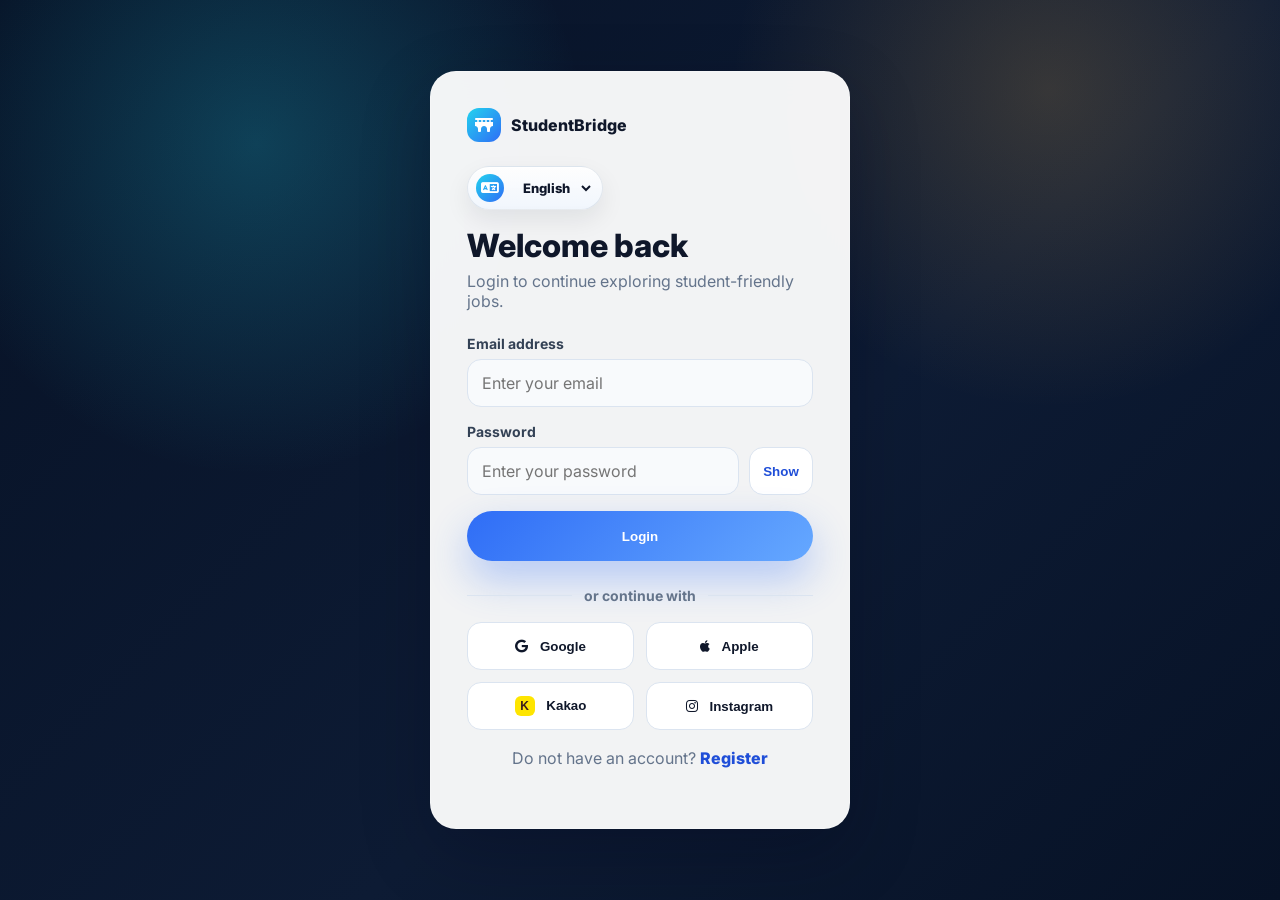
<file: frontend/login.html>
<!DOCTYPE html>
<html lang="en">
<head>
  <meta charset="UTF-8">
  <meta name="viewport" content="width=device-width, initial-scale=1.0">
  <meta name="description" content="Login to your StudentBridge account.">
  <title data-i18n="title.login">Login | StudentBridge</title>
  <link rel="stylesheet" href="https://cdnjs.cloudflare.com/ajax/libs/font-awesome/6.5.1/css/all.min.css">

  <style>
    @import url("https://fonts.googleapis.com/css2?family=Inter:wght@400;500;600;700;800&display=swap");

    :root {
      --bg: #071226;
      --surface: #ffffff;
      --primary: #2f6df6;
      --primary-dark: #1f4ed8;
      --secondary: #22d3ee;
      --accent: #f8b84e;
      --text: #0f172a;
      --muted: #64748b;
      --line: #dbe4f0;
      --shadow: 0 24px 70px rgba(2, 6, 23, 0.24);
    }

    * {
      margin: 0;
      padding: 0;
      box-sizing: border-box;
    }

    body {
      min-height: 100vh;
      display: grid;
      place-items: center;
      padding: 28px;
      color: var(--text);
      font-family: "Inter", Arial, sans-serif;
      background:
        radial-gradient(circle at 20% 16%, rgba(34, 211, 238, 0.23), transparent 26%),
        radial-gradient(circle at 82% 10%, rgba(248, 184, 78, 0.18), transparent 24%),
        linear-gradient(135deg, #071226, #0d1b34 58%, #071226);
    }

    main {
      width: 100%;
      max-width: 420px;
    }

    .login-box {
      padding: 36px;
      border: 1px solid rgba(255, 255, 255, 0.2);
      border-radius: 26px;
      background: rgba(255, 255, 255, 0.95);
      box-shadow: var(--shadow);
      backdrop-filter: blur(18px);
    }

    .brand-link {
      display: inline-flex;
      align-items: center;
      gap: 10px;
      margin-bottom: 24px;
      color: var(--text);
      font-weight: 800;
      text-decoration: none;
    }

    .brand-mark {
      display: grid;
      width: 34px;
      height: 34px;
      place-items: center;
      border-radius: 12px;
      color: #ffffff;
      background: linear-gradient(135deg, var(--secondary), var(--primary));
    }

    .login-box h1 {
      margin-bottom: 8px;
      color: var(--text);
      font-size: 32px;
      line-height: 1.12;
      font-weight: 800;
      letter-spacing: 0;
    }

    .login-box > p {
      margin-bottom: 24px;
      color: var(--muted);
    }

    .input-group {
      margin-bottom: 16px;
    }

    .input-group label {
      display: block;
      margin-bottom: 7px;
      color: #334155;
      font-size: 14px;
      font-weight: 700;
    }

    .input-group input {
      width: 100%;
      min-height: 48px;
      padding: 12px 14px;
      border: 1px solid var(--line);
      border-radius: 14px;
      outline: none;
      color: var(--text);
      background: #f8fafc;
      font: inherit;
      transition: border-color 0.2s ease, box-shadow 0.2s ease, background 0.2s ease;
    }

    .input-group input:focus {
      border-color: var(--primary);
      background: #ffffff;
      box-shadow: 0 0 0 4px rgba(47, 109, 246, 0.14);
    }

    .form-message {
      display: none;
      margin-bottom: 16px;
      padding: 12px 14px;
      border-radius: 14px;
      font-weight: 700;
    }

    .form-message.show {
      display: block;
    }

    .form-message.error {
      color: #b42318;
      background: #fff1f0;
    }

    .form-message.success,
    .form-message.info {
      color: var(--primary-dark);
      background: #eaf1ff;
    }

    .password-row {
      display: flex;
      gap: 10px;
      align-items: center;
    }

    .password-row input {
      flex: 1;
    }

    .toggle-password {
      min-width: 64px;
      min-height: 48px;
      border: 1px solid var(--line);
      border-radius: 14px;
      background: #ffffff;
      color: var(--primary-dark);
      font-weight: 800;
      cursor: pointer;
      transition: border-color 0.2s ease, box-shadow 0.2s ease;
    }

    .toggle-password:hover {
      border-color: var(--primary);
      box-shadow: 0 10px 22px rgba(47, 109, 246, 0.14);
    }

    .submit-btn {
      width: 100%;
      min-height: 50px;
      border: 0;
      border-radius: 999px;
      color: #ffffff;
      background: linear-gradient(135deg, var(--primary), #65a8ff);
      box-shadow: 0 18px 40px rgba(47, 109, 246, 0.32);
      font-weight: 800;
      cursor: pointer;
      transition: transform 0.2s ease, box-shadow 0.2s ease;
    }

    .submit-btn:hover {
      transform: translateY(-2px);
      box-shadow: 0 24px 50px rgba(47, 109, 246, 0.4);
    }

    .divider {
      display: flex;
      align-items: center;
      gap: 12px;
      margin: 26px 0 18px;
      color: var(--muted);
      font-size: 14px;
      font-weight: 700;
    }

    .divider::before,
    .divider::after {
      content: "";
      flex: 1;
      height: 1px;
      background: var(--line);
    }

    .social-grid {
      display: grid;
      grid-template-columns: repeat(2, minmax(0, 1fr));
      gap: 12px;
    }

    .social-btn {
      min-height: 48px;
      border: 1px solid var(--line);
      border-radius: 14px;
      background: #ffffff;
      color: var(--text);
      font-weight: 800;
      cursor: pointer;
      transition: transform 0.2s ease, border-color 0.2s ease, box-shadow 0.2s ease;
    }

    .social-btn:hover {
      transform: translateY(-2px);
      border-color: #b8c7e3;
      box-shadow: 0 12px 28px rgba(15, 23, 42, 0.1);
    }

    .social-btn i,
    .social-btn span {
      margin-right: 8px;
    }

    .social-btn.kakao span {
      display: inline-grid;
      width: 20px;
      height: 20px;
      place-items: center;
      border-radius: 6px;
      color: #3a1d1d;
      background: #fee500;
      font-size: 12px;
    }

    .switch {
      margin-top: 18px;
      color: var(--muted);
      text-align: center;
    }

    .switch a {
      color: var(--primary-dark);
      font-weight: 800;
      text-decoration: none;
    }

    @media (max-width: 520px) {
      body {
        padding: 18px;
      }

      .login-box {
        padding: 26px;
      }

      .social-grid {
        grid-template-columns: 1fr;
      }
    }
  </style>
</head>
<body>
  <main>
    <section class="login-box" aria-labelledby="login-title">
      <a class="brand-link" href="../index.html">
        <span class="brand-mark" aria-hidden="true"><i class="fa-solid fa-bridge"></i></span>
        <span>StudentBridge</span>
      </a>
      <div class="auth-language" data-language-switcher></div>

      <h1 id="login-title" data-i18n="login.heading">Welcome back</h1>
      <p data-i18n="login.body">Login to continue exploring student-friendly jobs.</p>

      <p class="form-message" id="loginMessage" role="status" aria-live="polite"></p>

      <form action="../LoginServlet" method="post" id="loginForm">
        <div class="input-group">
          <label for="email" data-i18n="login.email">Email address</label>
          <input type="email" id="email" name="email" placeholder="Enter your email" data-i18n-placeholder="login.emailPlaceholder" autocomplete="email" required>
        </div>

        <div class="input-group">
          <label for="password" data-i18n="login.password">Password</label>
          <div class="password-row">
            <input type="password" id="password" name="password" placeholder="Enter your password" data-i18n-placeholder="login.passwordPlaceholder" autocomplete="current-password" required>
            <button type="button" class="toggle-password" aria-label="Show password" data-i18n="common.show" data-i18n-aria-label="common.showPassword" aria-controls="password" aria-pressed="false">Show</button>
          </div>
        </div>

        <button type="submit" class="submit-btn" data-i18n="login.submit">Login</button>
      </form>

      <div class="divider"><span data-i18n="common.orContinueWith">or continue with</span></div>

      <div class="social-grid" aria-label="Social login options">
        <button type="button" class="social-btn" data-social-placeholder>
          <i class="fa-brands fa-google" aria-hidden="true"></i>
          Google
        </button>
        <button type="button" class="social-btn" data-social-placeholder>
          <i class="fa-brands fa-apple" aria-hidden="true"></i>
          Apple
        </button>
        <button type="button" class="social-btn kakao" data-social-placeholder>
          <span aria-hidden="true">K</span>
          Kakao
        </button>
        <button type="button" class="social-btn" data-social-placeholder>
          <i class="fa-brands fa-instagram" aria-hidden="true"></i>
          Instagram
        </button>
      </div>

      <p class="switch">
        <span data-i18n="login.noAccount">Do not have an account?</span> <a href="./register.html" data-i18n="login.registerLink">Register</a>
      </p>
    </section>
  </main>

  <script src="./runtime-config.js?v=20260616-kakao-runtime"></script>
  <script src="./platform.js?v=20260616-profile"></script>
  <script src="./translations.js"></script>
  <script src="./i18n.js?v=20260615-premium-glass-navbar"></script>
  <script>
    const loginMessage = document.getElementById("loginMessage");
    const loginForm = document.getElementById("loginForm");
    const togglePasswordButton = document.querySelector(".toggle-password");
    const passwordInput = document.getElementById("password");

    function showLoginMessage(message, type = "info") {
      loginMessage.textContent = window.StudentBridgeI18n ? StudentBridgeI18n.t(message) : message;
      loginMessage.className = `form-message show ${type}`;
    }

    const params = new URLSearchParams(window.location.search);

    const loginError = params.get("error");
    const loginErrorMessages = {
      "1": "login.invalid",
      empty: "login.empty",
      invalid: "login.invalid",
      database: "login.database",
      server: "login.server"
    };

    if (loginError === "loginRequired") {
      const loginSource = params.get("source");

      if (loginSource === "studentAddress") {
        showLoginMessage("login.studentAddressRequired", "error");
      } else if (loginSource === "apply") {
        showLoginMessage("login.applyRequired", "error");
      } else {
        showLoginMessage("login.postJobRequired", "error");
      }
    } else if (loginErrorMessages[loginError]) {
      showLoginMessage(loginErrorMessages[loginError], "error");
    }

    if (params.get("registered") === "1") {
      showLoginMessage("login.registered", "success");
    }

    if (params.get("logout") === "1") {
      showLoginMessage("login.logout", "success");
    }

    if (window.StudentBridgePlatform && StudentBridgePlatform.canReachBackend()) {
      loginForm.action = StudentBridgePlatform.toBackendUrl("LoginServlet");
    }

    togglePasswordButton.addEventListener("click", () => {
      const isHidden = passwordInput.type === "password";
      passwordInput.type = isHidden ? "text" : "password";
      const labelKey = isHidden ? "common.hide" : "common.show";
      const ariaKey = isHidden ? "common.hidePassword" : "common.showPassword";
      const label = window.StudentBridgeI18n ? StudentBridgeI18n.t(labelKey) : labelKey;
      const ariaLabel = window.StudentBridgeI18n ? StudentBridgeI18n.t(ariaKey) : ariaKey;

      togglePasswordButton.textContent = label;
      togglePasswordButton.setAttribute("aria-label", ariaLabel);
      togglePasswordButton.setAttribute("aria-pressed", String(isHidden));
    });

    loginForm.addEventListener("submit", (event) => {
      if (window.StudentBridgePlatform && StudentBridgePlatform.canReachBackend()) {
        return;
      }

      event.preventDefault();
      showLoginMessage("common.staticPreviewLogin", "info");
    });

    document.querySelectorAll("[data-social-placeholder]").forEach((button) => {
      button.addEventListener("click", () => {
        showLoginMessage("common.socialPlaceholder", "info");
      });
    });

    window.addEventListener("studentbridge:languagechange", () => {
      if (passwordInput.type === "password") {
        togglePasswordButton.textContent = StudentBridgeI18n.t("common.show");
        togglePasswordButton.setAttribute("aria-label", StudentBridgeI18n.t("common.showPassword"));
      } else {
        togglePasswordButton.textContent = StudentBridgeI18n.t("common.hide");
        togglePasswordButton.setAttribute("aria-label", StudentBridgeI18n.t("common.hidePassword"));
      }
    });
  </script>
</body>
</html>
</file>
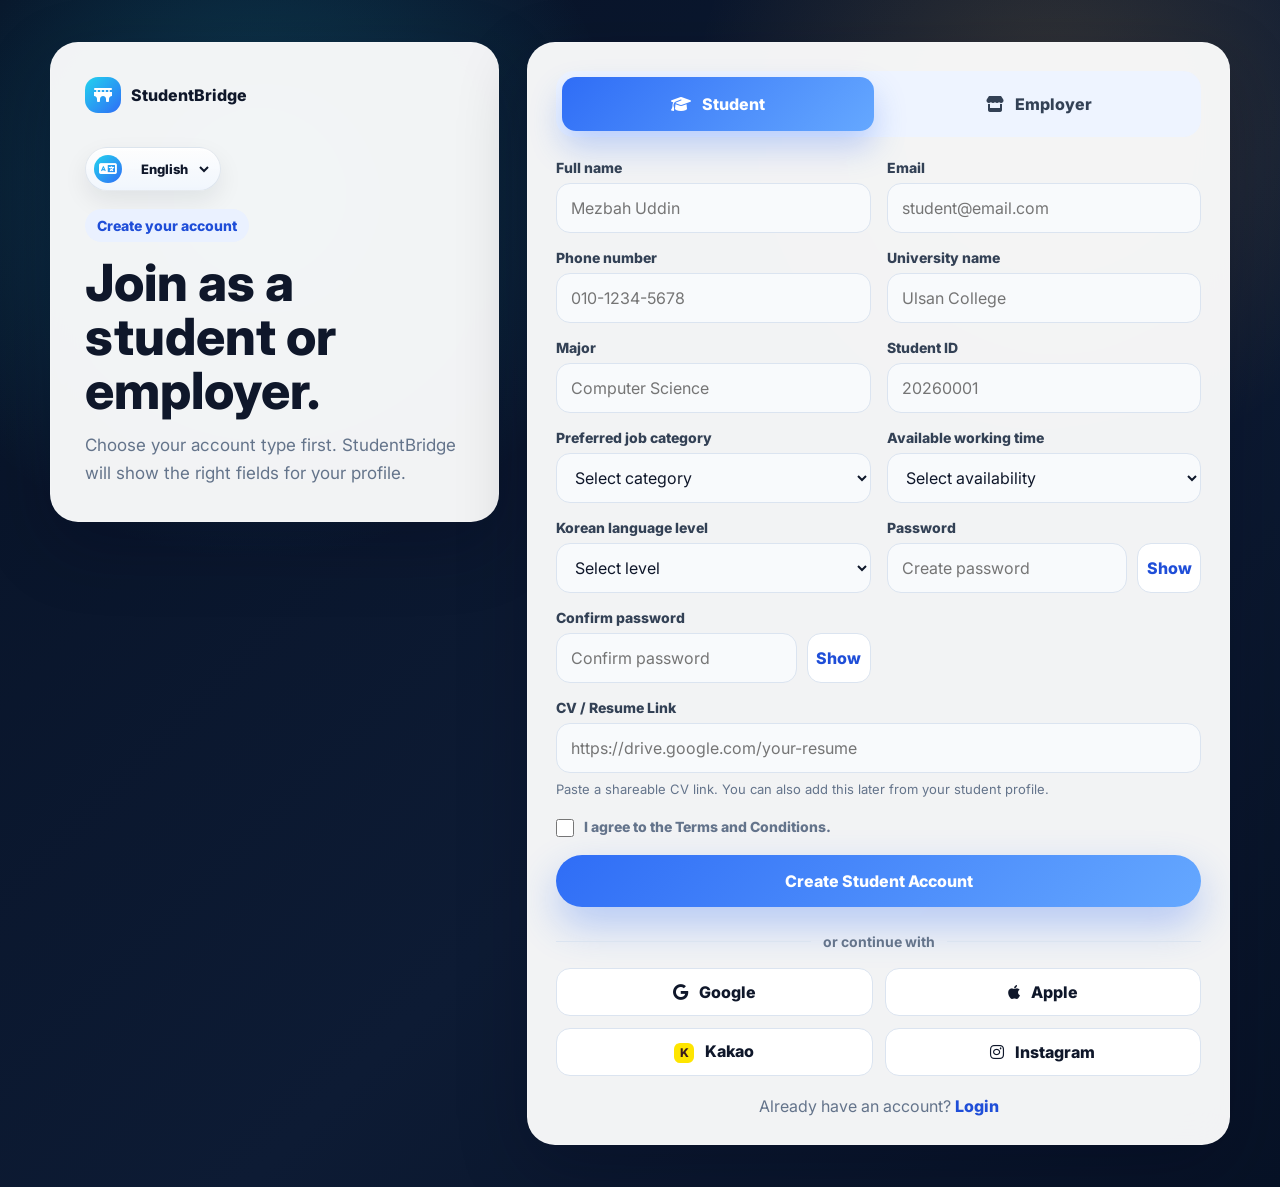
<file: frontend/register.html>
<!DOCTYPE html>
<html lang="en">
<head>
  <meta charset="UTF-8">
  <meta name="viewport" content="width=device-width, initial-scale=1.0">
  <meta name="description" content="Create a StudentBridge account as a student or employer.">
  <title data-i18n="title.register">Register | StudentBridge</title>
  <link rel="stylesheet" href="https://cdnjs.cloudflare.com/ajax/libs/font-awesome/6.5.1/css/all.min.css">
  <link rel="stylesheet" href="./register.css">
</head>
<body>
  <main class="auth-page">
    <section class="auth-shell" aria-labelledby="register-title">
      <div class="auth-intro">
        <a class="brand-link" href="../index.html">
          <span class="brand-mark" aria-hidden="true"><i class="fa-solid fa-bridge"></i></span>
          <span>StudentBridge</span>
        </a>
        <div class="auth-language" data-language-switcher></div>

        <p class="eyebrow" data-i18n="register.eyebrow">Create your account</p>
        <h1 id="register-title" data-i18n="register.heading">Join as a student or employer.</h1>
        <p data-i18n="register.body">Choose your account type first. StudentBridge will show the right fields for your profile.</p>
      </div>

      <div class="auth-card">
        <div class="account-tabs" role="tablist" aria-label="Choose account type" data-i18n-aria-label="register.chooseAccount">
          <button type="button" class="account-tab active" id="studentTab" data-panel="studentPanel" role="tab" aria-selected="true" aria-controls="studentPanel">
            <i class="fa-solid fa-graduation-cap" aria-hidden="true"></i>
            <span data-i18n="register.student">Student</span>
          </button>
          <button type="button" class="account-tab" id="employerTab" data-panel="employerPanel" role="tab" aria-selected="false" aria-controls="employerPanel">
            <i class="fa-solid fa-store" aria-hidden="true"></i>
            <span data-i18n="register.employer">Employer</span>
          </button>
        </div>

        <p class="form-message" id="registerMessage" role="status" aria-live="polite"></p>

        <form class="register-form active" id="studentPanel" action="../RegisterServlet" method="post" role="tabpanel" aria-labelledby="studentTab" novalidate>
          <input type="hidden" name="accountType" value="Student">

          <div class="form-grid">
            <div class="input-group">
              <label for="studentName" data-i18n="register.fullName">Full name</label>
              <input type="text" id="studentName" name="name" placeholder="Mezbah Uddin" data-i18n-placeholder="register.fullNamePlaceholder" autocomplete="name" required>
            </div>

            <div class="input-group">
              <label for="studentEmail" data-i18n="register.email">Email</label>
              <input type="email" id="studentEmail" name="email" placeholder="student@email.com" data-i18n-placeholder="register.emailPlaceholder" autocomplete="email" required>
            </div>

            <div class="input-group">
              <label for="studentPhone" data-i18n="register.phone">Phone number</label>
              <input type="tel" id="studentPhone" name="phone" placeholder="010-1234-5678" data-i18n-placeholder="register.phonePlaceholder" autocomplete="tel" required>
            </div>

            <div class="input-group">
              <label for="studentUniversity" data-i18n="register.university">University name</label>
              <input type="text" id="studentUniversity" name="universityName" placeholder="Ulsan College" data-i18n-placeholder="register.universityPlaceholder" required>
            </div>

            <div class="input-group">
              <label for="studentMajor" data-i18n="register.major">Major</label>
              <input type="text" id="studentMajor" name="major" placeholder="Computer Science" data-i18n-placeholder="register.majorPlaceholder" required>
            </div>

            <div class="input-group">
              <label for="studentId" data-i18n="register.studentId">Student ID</label>
              <input type="text" id="studentId" name="studentId" placeholder="20260001" data-i18n-placeholder="register.studentIdPlaceholder" required>
            </div>

            <div class="input-group">
              <label for="studentCategory" data-i18n="register.preferredCategory">Preferred job category</label>
              <select id="studentCategory" name="preferredJobCategory" required>
                <option value="" data-i18n="option.selectCategory">Select category</option>
                <option value="Cafe" data-i18n="option.cafe">Cafe</option>
                <option value="Restaurant" data-i18n="option.restaurant">Restaurant</option>
                <option value="Tutoring" data-i18n="option.tutoring">Tutoring</option>
                <option value="IT" data-i18n="option.it">IT</option>
                <option value="Marketing" data-i18n="option.marketing">Marketing</option>
                <option value="Retail" data-i18n="option.retail">Retail</option>
              </select>
            </div>

            <div class="input-group">
              <label for="studentAvailability" data-i18n="register.availableTime">Available working time</label>
              <select id="studentAvailability" name="availableWorkingTime" required>
                <option value="" data-i18n="option.selectAvailability">Select availability</option>
                <option value="Weekday mornings" data-i18n="option.weekdayMornings">Weekday mornings</option>
                <option value="Weekday evenings" data-i18n="option.weekdayEvenings">Weekday evenings</option>
                <option value="Weekends" data-i18n="option.weekends">Weekends</option>
                <option value="Flexible" data-i18n="option.flexible">Flexible</option>
              </select>
            </div>

            <div class="input-group">
              <label for="studentKoreanLevel" data-i18n="register.koreanLevel">Korean language level</label>
              <select id="studentKoreanLevel" name="koreanLanguageLevel" required>
                <option value="" data-i18n="option.selectLevel">Select level</option>
                <option value="Beginner" data-i18n="option.beginner">Beginner</option>
                <option value="Intermediate" data-i18n="option.intermediate">Intermediate</option>
                <option value="Advanced" data-i18n="option.advanced">Advanced</option>
                <option value="Native-like" data-i18n="option.nativeLike">Native-like</option>
              </select>
            </div>

            <div class="input-group password-group">
              <label for="studentPassword" data-i18n="register.password">Password</label>
              <div class="password-row">
                <input type="password" id="studentPassword" name="password" placeholder="Create password" data-i18n-placeholder="register.passwordPlaceholder" autocomplete="new-password" required>
                <button type="button" class="toggle-password" aria-label="Show password" data-i18n="common.show" data-i18n-aria-label="common.showPassword" aria-controls="studentPassword" aria-pressed="false">Show</button>
              </div>
            </div>

            <div class="input-group password-group">
              <label for="studentConfirmPassword" data-i18n="register.confirmPassword">Confirm password</label>
              <div class="password-row">
                <input type="password" id="studentConfirmPassword" name="confirmPassword" placeholder="Confirm password" data-i18n-placeholder="register.confirmPasswordPlaceholder" autocomplete="new-password" required>
                <button type="button" class="toggle-password" aria-label="Show password" data-i18n="common.show" data-i18n-aria-label="common.showPassword" aria-controls="studentConfirmPassword" aria-pressed="false">Show</button>
              </div>
            </div>

            <div class="input-group full-width">
              <label for="studentCvLink" data-i18n="register.cvLink">CV / Resume Link</label>
              <input type="url" id="studentCvLink" name="cvLink" placeholder="https://drive.google.com/your-resume" data-i18n-placeholder="register.cvLinkPlaceholder">
              <p class="field-help" data-i18n="register.cvLinkHelp">Paste a shareable CV link. You can also add this later from your student profile.</p>
            </div>
          </div>

          <div class="terms">
            <input type="checkbox" id="studentTerms" name="terms" value="accepted" required>
            <label for="studentTerms" data-i18n="register.terms">I agree to the Terms and Conditions.</label>
          </div>

          <button type="submit" class="submit-btn" data-i18n="register.createStudent">Create Student Account</button>
        </form>

        <form class="register-form" id="employerPanel" action="../RegisterServlet" method="post" role="tabpanel" aria-labelledby="employerTab" novalidate hidden>
          <input type="hidden" name="accountType" value="Employer">

          <div class="form-grid">
            <div class="input-group">
              <label for="businessName" data-i18n="register.businessName">Company / Business name</label>
              <input type="text" id="businessName" name="businessName" placeholder="CoffeeDay Ulsan" data-i18n-placeholder="register.businessNamePlaceholder" required>
            </div>

            <div class="input-group">
              <label for="managerName" data-i18n="register.managerName">Owner / Manager name</label>
              <input type="text" id="managerName" name="managerName" placeholder="John Kim" data-i18n-placeholder="register.managerNamePlaceholder" autocomplete="name" required>
            </div>

            <div class="input-group">
              <label for="businessEmail" data-i18n="register.businessEmail">Business email</label>
              <input type="email" id="businessEmail" name="businessEmail" placeholder="owner@business.com" data-i18n-placeholder="register.businessEmailPlaceholder" autocomplete="email" required>
            </div>

            <div class="input-group">
              <label for="businessPhone" data-i18n="register.phone">Phone number</label>
              <input type="tel" id="businessPhone" name="businessPhone" placeholder="010-9876-5432" data-i18n-placeholder="register.phonePlaceholder" autocomplete="tel" required>
            </div>

            <div class="input-group">
              <label for="businessLocation" data-i18n="register.businessLocation">Business location</label>
              <input type="text" id="businessLocation" name="businessLocation" placeholder="Ulsan, Nam-gu" data-i18n-placeholder="register.businessLocationPlaceholder" required>
            </div>

            <div class="input-group">
              <label for="businessType" data-i18n="register.businessType">Business type</label>
              <select id="businessType" name="businessType" required>
                <option value="" data-i18n="option.selectBusinessType">Select business type</option>
                <option value="Cafe" data-i18n="option.cafe">Cafe</option>
                <option value="Restaurant" data-i18n="option.restaurant">Restaurant</option>
                <option value="Convenience Store" data-i18n="option.convenienceStore">Convenience Store</option>
                <option value="Education" data-i18n="option.education">Education</option>
                <option value="Office" data-i18n="option.office">Office</option>
                <option value="Other" data-i18n="option.other">Other</option>
              </select>
            </div>

            <div class="input-group">
              <label for="jobPostingCategory" data-i18n="register.jobPostingCategory">Job posting category</label>
              <select id="jobPostingCategory" name="jobPostingCategory" required>
                <option value="" data-i18n="option.selectCategory">Select category</option>
                <option value="Part-time" data-i18n="option.partTime">Part-time</option>
                <option value="Internship" data-i18n="option.internship">Internship</option>
                <option value="Tutoring" data-i18n="option.tutoring">Tutoring</option>
                <option value="Service" data-i18n="option.service">Service</option>
                <option value="IT" data-i18n="option.it">IT</option>
              </select>
            </div>

            <div class="input-group">
              <label for="companyRegistrationNumber" data-i18n="register.registrationNumber">Company registration number</label>
              <input type="text" id="companyRegistrationNumber" name="companyRegistrationNumber" placeholder="Placeholder for future verification" data-i18n-placeholder="register.registrationNumberPlaceholder">
            </div>

            <div class="input-group password-group">
              <label for="employerPassword" data-i18n="register.password">Password</label>
              <div class="password-row">
                <input type="password" id="employerPassword" name="password" placeholder="Create password" data-i18n-placeholder="register.passwordPlaceholder" autocomplete="new-password" required>
                <button type="button" class="toggle-password" aria-label="Show password" data-i18n="common.show" data-i18n-aria-label="common.showPassword" aria-controls="employerPassword" aria-pressed="false">Show</button>
              </div>
            </div>

            <div class="input-group password-group">
              <label for="employerConfirmPassword" data-i18n="register.confirmPassword">Confirm password</label>
              <div class="password-row">
                <input type="password" id="employerConfirmPassword" name="confirmPassword" placeholder="Confirm password" data-i18n-placeholder="register.confirmPasswordPlaceholder" autocomplete="new-password" required>
                <button type="button" class="toggle-password" aria-label="Show password" data-i18n="common.show" data-i18n-aria-label="common.showPassword" aria-controls="employerConfirmPassword" aria-pressed="false">Show</button>
              </div>
            </div>

            <div class="input-group full-width">
              <label for="companyDescription" data-i18n="register.companyDescription">Short company description</label>
              <textarea id="companyDescription" name="companyDescription" rows="4" placeholder="Tell students about your business and work environment." data-i18n-placeholder="register.companyDescriptionPlaceholder" required></textarea>
            </div>
          </div>

          <div class="terms">
            <input type="checkbox" id="employerTerms" name="terms" value="accepted" required>
            <label for="employerTerms" data-i18n="register.terms">I agree to the Terms and Conditions.</label>
          </div>

          <button type="submit" class="submit-btn" data-i18n="register.createEmployer">Create Employer Account</button>
        </form>

        <div class="divider"><span data-i18n="common.orContinueWith">or continue with</span></div>

        <div class="social-grid" aria-label="Social login options">
          <button type="button" class="social-btn" data-social-placeholder>
            <i class="fa-brands fa-google" aria-hidden="true"></i>
            Google
          </button>
          <button type="button" class="social-btn" data-social-placeholder>
            <i class="fa-brands fa-apple" aria-hidden="true"></i>
            Apple
          </button>
          <button type="button" class="social-btn kakao" data-social-placeholder>
            <span aria-hidden="true">K</span>
            Kakao
          </button>
          <button type="button" class="social-btn" data-social-placeholder>
            <i class="fa-brands fa-instagram" aria-hidden="true"></i>
            Instagram
          </button>
        </div>

        <p class="switch">
          <span data-i18n="register.haveAccount">Already have an account?</span> <a href="./login.html" data-i18n="register.loginLink">Login</a>
        </p>
      </div>
    </section>
  </main>

  <script src="./runtime-config.js?v=20260616-kakao-runtime"></script>
  <script src="./platform.js?v=20260616-profile"></script>
  <script src="./translations.js"></script>
  <script src="./i18n.js?v=20260615-premium-glass-navbar"></script>
  <script>
    const accountTabs = document.querySelectorAll(".account-tab");
    const registerForms = document.querySelectorAll(".register-form");
    const registerMessage = document.getElementById("registerMessage");

    function showMessage(message, type = "info") {
      registerMessage.textContent = window.StudentBridgeI18n ? StudentBridgeI18n.t(message) : message;
      registerMessage.className = `form-message show ${type}`;
    }

    const params = new URLSearchParams(window.location.search);
    const serverError = params.get("error");

    if (serverError === "password") {
      showMessage("register.passwordMismatch", "error");
    } else if (serverError === "email") {
      showMessage("register.emailRequired", "error");
    } else if (serverError === "accountType") {
      showMessage("register.accountTypeRequired", "error");
    }

    accountTabs.forEach((tab) => {
      tab.addEventListener("click", () => {
        accountTabs.forEach((item) => {
          item.classList.remove("active");
          item.setAttribute("aria-selected", "false");
        });

        registerForms.forEach((form) => {
          form.classList.remove("active");
          form.hidden = true;
        });

        const panel = document.getElementById(tab.dataset.panel);
        tab.classList.add("active");
        tab.setAttribute("aria-selected", "true");
        panel.classList.add("active");
        panel.hidden = false;
        registerMessage.className = "form-message";
        registerMessage.textContent = "";
      });
    });

    document.querySelectorAll(".toggle-password").forEach((button) => {
      button.addEventListener("click", () => {
        const input = document.getElementById(button.getAttribute("aria-controls"));
        const isHidden = input.type === "password";
        input.type = isHidden ? "text" : "password";
        button.textContent = StudentBridgeI18n.t(isHidden ? "common.hide" : "common.show");
        button.setAttribute("aria-label", StudentBridgeI18n.t(isHidden ? "common.hidePassword" : "common.showPassword"));
        button.setAttribute("aria-pressed", String(isHidden));
      });
    });

    if (window.StudentBridgePlatform && StudentBridgePlatform.canReachBackend()) {
      registerForms.forEach((form) => {
        form.action = StudentBridgePlatform.toBackendUrl("RegisterServlet");
      });
    }

    registerForms.forEach((form) => {
      form.addEventListener("submit", (event) => {
        const emailInput = form.querySelector('input[type="email"]');
        const passwordInput = form.querySelector('input[name="password"]');
        const confirmInput = form.querySelector('input[name="confirmPassword"]');
        const accountTypeInput = form.querySelector('input[name="accountType"]');

        if (!accountTypeInput.value) {
          event.preventDefault();
          showMessage("register.accountTypeRequired", "error");
          return;
        }

        if (!emailInput.value.trim()) {
          event.preventDefault();
          showMessage("register.emailRequired", "error");
          emailInput.focus();
          return;
        }

        if (passwordInput.value !== confirmInput.value) {
          event.preventDefault();
          showMessage("register.passwordMismatch", "error");
          confirmInput.focus();
          return;
        }

        if (window.StudentBridgePlatform && !StudentBridgePlatform.canReachBackend()) {
          event.preventDefault();
          showMessage("common.staticPreviewRegister", "info");
          return;
        }

        if (!form.checkValidity()) {
          event.preventDefault();
          showMessage("register.completeRequired", "error");
          form.reportValidity();
          return;
        }
      });
    });

    document.querySelectorAll("[data-social-placeholder]").forEach((button) => {
      button.addEventListener("click", () => {
        showMessage("common.socialPlaceholder", "info");
      });
    });

    window.addEventListener("studentbridge:languagechange", () => {
      document.querySelectorAll(".toggle-password").forEach((button) => {
        const input = document.getElementById(button.getAttribute("aria-controls"));
        const isHidden = input.type === "password";
        button.textContent = StudentBridgeI18n.t(isHidden ? "common.show" : "common.hide");
        button.setAttribute("aria-label", StudentBridgeI18n.t(isHidden ? "common.showPassword" : "common.hidePassword"));
      });
    });
  </script>
</body>
</html>
</file>
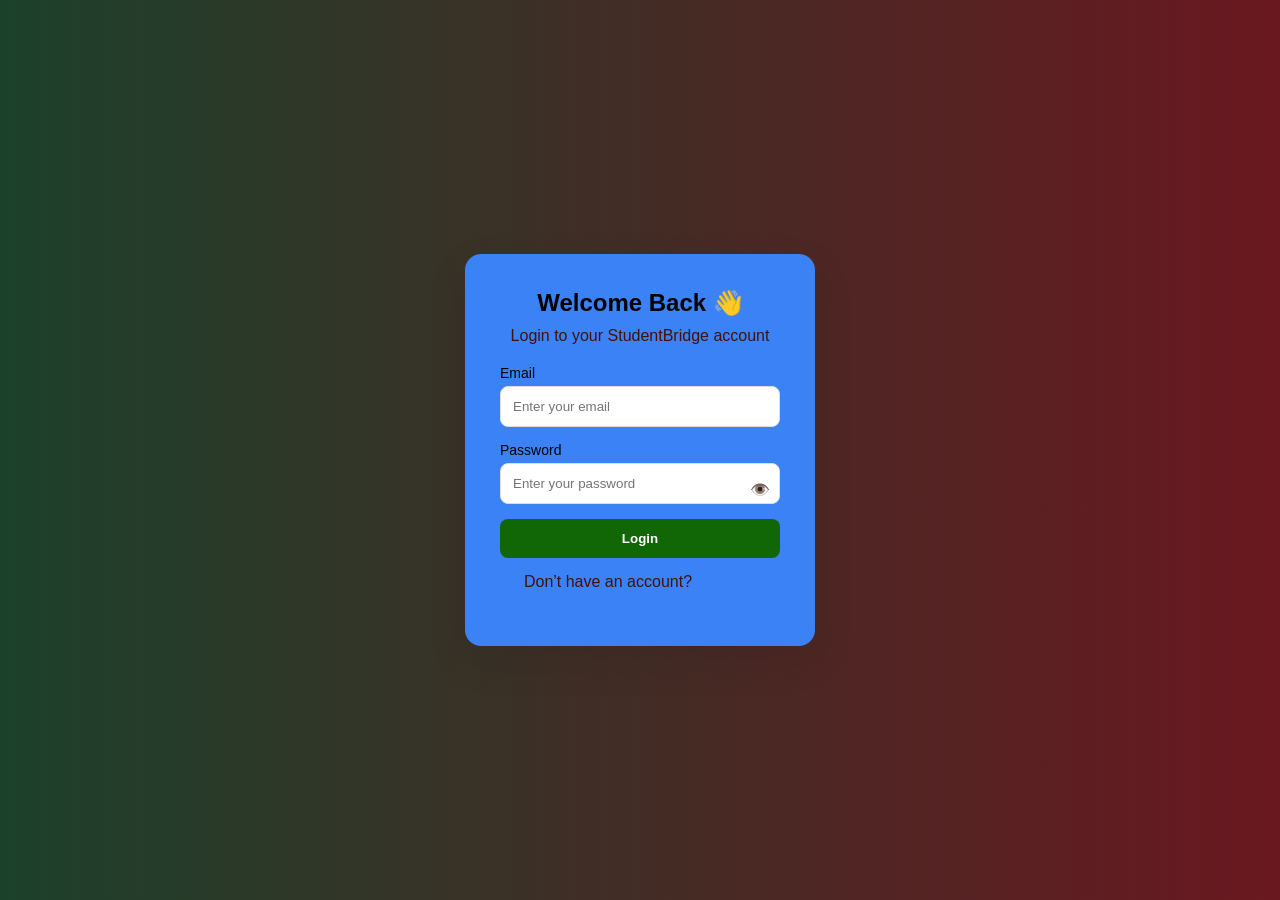
<file: frontend/pages/login.html>
<!DOCTYPE html>
<html lang="en">
<head>
<meta charset="UTF-8">
<title>Login - StudentBridge</title>

<style>
* {
  margin: 0;
  padding: 0;
  box-sizing: border-box;
  font-family: 'Inter', sans-serif;
}

body {
  background: linear-gradient(to right, #1c412b, #6a1820);
  height: 100vh;
  display: flex;
  justify-content: center;
  align-items: center;
}

/* Card */
.login-box {
  background: #3b82f6;
  padding: 35px;
  width: 350px;
  border-radius: 16px;
  box-shadow: 0 15px 40px rgba(0,0,0,0.1);
}

.login-box h2 {
  text-align: center;
  margin-bottom: 10px;
}

.login-box p {
  text-align: center;
  color: #441109;
  margin-bottom: 20px;
}

/* Input group */
.input-group {
  margin-bottom: 15px;
}

.input-group label {
  font-size: 14px;
  display: block;
  margin-bottom: 5px;
}

.input-group input {
  width: 100%;
  padding: 12px;
  border: 1px solid #ddd;
  border-radius: 8px;
}

/* Password toggle */
.password-group {
  position: relative;
}

.toggle {
  position: absolute;
  right: 10px;
  top: 38px;
  cursor: pointer;
}

/* Button */
button {
  width: 100%;
  padding: 12px;
  background: #116605;
  color: white;
  border: none;
  border-radius: 8px;
  font-weight: 600;
  cursor: pointer;
}

button:hover {
  background: #893105;
}

/* Link */
.switch {
  text-align: center;
  margin-top: 15px;
}

.switch a {
  color: #3b82f6;
  text-decoration: none;
}
</style>

</head>
<body>

<div class="login-box">
  <h2>Welcome Back 👋</h2>
  <p>Login to your StudentBridge account</p>

  <form action="LoginServlet" method="post">

    <div class="input-group">
      <label>Email</label>
      <input type="email" id="email" name="email" placeholder="Enter your email" required>
    </div>

    <div class="input-group password-group">
      <label>Password</label>
      <input type="password" id="password" name="password" placeholder="Enter your password" required>
      <span class="toggle" onclick="togglePassword()">👁️</span>
    </div>

    <button type="submit">Login</button>
  </form>

  <p class="switch">
    Don’t have an account? <a href="register.html">Register</a>
  </p>
</div>

<script>
// Show/Hide Password
function togglePassword() {
  const pass = document.getElementById("password");
  pass.type = pass.type === "password" ? "text" : "password";
}

// Login System
function loginUser(event) {
  event.preventDefault();

  const email = document.getElementById("email").value;
  const password = document.getElementById("password").value;

  const storedUser = JSON.parse(localStorage.getItem("user"));

  if (storedUser && email === storedUser.email && password === storedUser.password) {
    localStorage.setItem("loggedIn", "true");
    alert("Login successful!");
    window.location.href = "index.html";
  } else {
    alert("Invalid email or password!");
  }
}
</script>

</body>
</html>
</file>
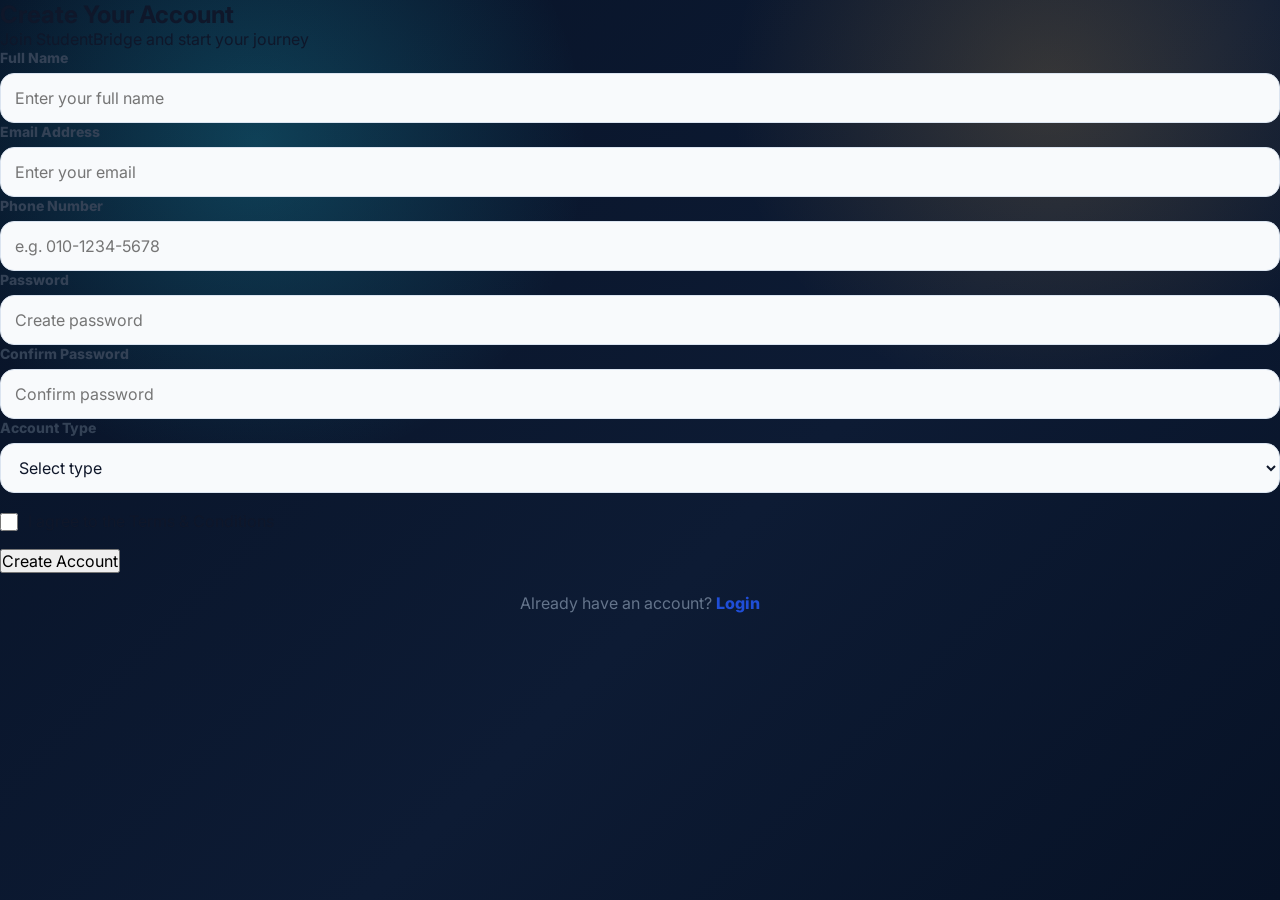
<file: frontend/pages/register.html>
<!DOCTYPE html>
<html lang="en">
<head>
  <meta charset="UTF-8">
  <title>Register - StudentBridge</title>
  <link rel="stylesheet" href="register.css">
</head>
<body>

<div class="container">
  <div class="auth-box">
    <h2>Create Your Account </h2>
    <p>Join StudentBridge and start your journey</p>

    <form action="RegisterServlet" method="post">  

      <div class="input-group">
        <label>Full Name</label>
        <input type="text" name="name" placeholder="Enter your full name" required>
      </div>

      <div class="input-group">
        <label>Email Address</label>
        <input type="email" name="email" placeholder="Enter your email" required>
      </div>

      <div class="input-group">
        <label>Phone Number</label>
        <input type="tel" name="phone" placeholder="e.g. 010-1234-5678" required>
      </div>

      <div class="input-group">
        <label>Password</label>
        <input type="password" name="password" placeholder="Create password" required>
      </div>

      <div class="input-group">
        <label>Confirm Password</label>
        <input type="password" name="confirmPassword" placeholder="Confirm password" required>
      </div>

      <div class="input-group">
        <label>Account Type</label>
        <select name="accountType" required>
          <option value="">Select type</option>
          <option>Student</option>
          <option>Employer</option>
        </select>
      </div>

      <div class="terms">
        <input type="checkbox" required>
        <span>I agree to the Terms & Conditions</span>
      </div>

      <button type="submit" class="register-btn">Create Account</button>

    </form>

    <p class="switch">
      Already have an account? <a href="login.html">Login</a>
    </p>
  </div>
</div>

</body>
</html>
</file>
<file: frontend/register.css>
@import url("https://fonts.googleapis.com/css2?family=Inter:wght@400;500;600;700;800&display=swap");

:root {
  --bg: #071226;
  --bg-soft: #0d1b34;
  --surface: #ffffff;
  --primary: #2f6df6;
  --primary-dark: #1f4ed8;
  --secondary: #22d3ee;
  --accent: #f8b84e;
  --text: #0f172a;
  --muted: #64748b;
  --line: #dbe4f0;
  --success: #0f766e;
  --error: #b42318;
  --shadow: 0 24px 70px rgba(2, 6, 23, 0.24);
}

* {
  margin: 0;
  padding: 0;
  box-sizing: border-box;
}

body {
  min-height: 100vh;
  color: var(--text);
  font-family: "Inter", Arial, sans-serif;
  background:
    radial-gradient(circle at 20% 16%, rgba(34, 211, 238, 0.23), transparent 26%),
    radial-gradient(circle at 82% 10%, rgba(248, 184, 78, 0.18), transparent 24%),
    linear-gradient(135deg, #071226, #0d1b34 58%, #071226);
}

button,
input,
select,
textarea {
  font: inherit;
}

.auth-page {
  width: min(1180px, calc(100% - 40px));
  margin: 0 auto;
  padding: 42px 0;
}

.auth-shell {
  display: grid;
  grid-template-columns: 0.78fr 1.22fr;
  gap: 28px;
  align-items: start;
}

.auth-intro,
.auth-card {
  border: 1px solid rgba(255, 255, 255, 0.16);
  border-radius: 28px;
  background: rgba(255, 255, 255, 0.95);
  box-shadow: var(--shadow);
  backdrop-filter: blur(18px);
}

.auth-intro {
  position: sticky;
  top: 32px;
  padding: 34px;
}

.auth-card {
  padding: 28px;
}

.brand-link {
  display: inline-flex;
  align-items: center;
  gap: 10px;
  margin-bottom: 34px;
  color: var(--text);
  font-weight: 800;
  text-decoration: none;
}

.brand-mark {
  display: grid;
  width: 36px;
  height: 36px;
  place-items: center;
  border-radius: 13px;
  color: #ffffff;
  background: linear-gradient(135deg, var(--secondary), var(--primary));
}

.eyebrow {
  display: inline-flex;
  margin-bottom: 14px;
  padding: 8px 12px;
  border-radius: 999px;
  color: var(--primary-dark);
  background: #eaf1ff;
  font-size: 14px;
  font-weight: 800;
}

.auth-intro h1 {
  margin-bottom: 14px;
  font-size: clamp(34px, 4vw, 54px);
  line-height: 1.05;
  font-weight: 800;
  letter-spacing: 0;
}

.auth-intro p:last-child {
  color: var(--muted);
  font-size: 17px;
  line-height: 1.65;
}

.account-tabs {
  display: grid;
  grid-template-columns: repeat(2, 1fr);
  gap: 10px;
  padding: 6px;
  border-radius: 18px;
  background: #eef4ff;
}

.account-tab {
  min-height: 54px;
  border: 0;
  border-radius: 14px;
  color: #334155;
  background: transparent;
  font-weight: 800;
  cursor: pointer;
  transition: background 0.2s ease, box-shadow 0.2s ease, color 0.2s ease, transform 0.2s ease;
}

.account-tab i {
  margin-right: 8px;
}

.account-tab.active {
  color: #ffffff;
  background: linear-gradient(135deg, var(--primary), #65a8ff);
  box-shadow: 0 16px 32px rgba(47, 109, 246, 0.28);
}

.account-tab:hover {
  transform: translateY(-1px);
}

.form-message {
  display: none;
  margin: 16px 0 0;
  padding: 12px 14px;
  border-radius: 14px;
  font-weight: 700;
}

.form-message.show {
  display: block;
}

.form-message.error {
  color: var(--error);
  background: #fff1f0;
}

.form-message.info {
  color: var(--primary-dark);
  background: #eaf1ff;
}

.register-form {
  display: none;
  margin-top: 22px;
}

.register-form.active {
  display: block;
}

.form-grid {
  display: grid;
  grid-template-columns: repeat(2, minmax(0, 1fr));
  gap: 16px;
}

.input-group,
.upload-placeholder {
  min-width: 0;
}

.input-group label,
.terms label {
  display: block;
  margin-bottom: 7px;
  color: #334155;
  font-size: 14px;
  font-weight: 800;
}

.input-group input,
.input-group select,
.input-group textarea {
  width: 100%;
  min-height: 50px;
  padding: 12px 14px;
  border: 1px solid var(--line);
  border-radius: 14px;
  outline: none;
  color: var(--text);
  background: #f8fafc;
  transition: border-color 0.2s ease, box-shadow 0.2s ease, background 0.2s ease;
}

.input-group textarea {
  resize: vertical;
}

.input-group input:focus,
.input-group select:focus,
.input-group textarea:focus {
  border-color: var(--primary);
  background: #ffffff;
  box-shadow: 0 0 0 4px rgba(47, 109, 246, 0.14);
}

.field-help {
  margin-top: 7px;
  color: var(--muted);
  font-size: 13px;
  line-height: 1.45;
}

.password-row {
  display: flex;
  gap: 10px;
  align-items: center;
}

.password-row input {
  flex: 1;
}

.toggle-password {
  min-width: 64px;
  min-height: 50px;
  border: 1px solid var(--line);
  border-radius: 14px;
  background: #ffffff;
  color: var(--primary-dark);
  font-weight: 800;
  cursor: pointer;
}

.upload-placeholder {
  display: flex;
  grid-column: 1 / -1;
  gap: 14px;
  align-items: center;
  padding: 18px;
  border: 1px dashed #9db8ff;
  border-radius: 18px;
  color: #334155;
  background: #f8fbff;
}

.upload-placeholder i {
  display: grid;
  width: 46px;
  height: 46px;
  place-items: center;
  border-radius: 15px;
  color: var(--primary);
  background: #eaf1ff;
}

.upload-placeholder strong,
.upload-placeholder span {
  display: block;
}

.upload-placeholder span {
  color: var(--muted);
  font-size: 14px;
}

.full-width {
  grid-column: 1 / -1;
}

.terms {
  display: flex;
  align-items: flex-start;
  gap: 10px;
  margin: 18px 0;
}

.terms input {
  width: 18px;
  height: 18px;
  margin-top: 2px;
  accent-color: var(--primary);
}

.terms label {
  margin: 0;
  color: var(--muted);
  line-height: 1.45;
}

.submit-btn {
  width: 100%;
  min-height: 52px;
  border: 0;
  border-radius: 999px;
  color: #ffffff;
  background: linear-gradient(135deg, var(--primary), #65a8ff);
  box-shadow: 0 18px 40px rgba(47, 109, 246, 0.32);
  font-weight: 800;
  cursor: pointer;
  transition: transform 0.2s ease, box-shadow 0.2s ease;
}

.submit-btn:hover,
.social-btn:hover {
  transform: translateY(-2px);
}

.submit-btn:hover {
  box-shadow: 0 24px 50px rgba(47, 109, 246, 0.4);
}

.divider {
  display: flex;
  align-items: center;
  gap: 12px;
  margin: 26px 0 18px;
  color: var(--muted);
  font-size: 14px;
  font-weight: 700;
}

.divider::before,
.divider::after {
  content: "";
  flex: 1;
  height: 1px;
  background: var(--line);
}

.social-grid {
  display: grid;
  grid-template-columns: repeat(2, minmax(0, 1fr));
  gap: 12px;
}

.social-btn {
  min-height: 48px;
  border: 1px solid var(--line);
  border-radius: 14px;
  background: #ffffff;
  color: var(--text);
  font-weight: 800;
  cursor: pointer;
  transition: transform 0.2s ease, border-color 0.2s ease, box-shadow 0.2s ease;
}

.social-btn i,
.social-btn span {
  margin-right: 8px;
}

.social-btn:hover {
  border-color: #b8c7e3;
  box-shadow: 0 12px 28px rgba(15, 23, 42, 0.1);
}

.social-btn.kakao span {
  display: inline-grid;
  width: 20px;
  height: 20px;
  place-items: center;
  border-radius: 6px;
  color: #3a1d1d;
  background: #fee500;
  font-size: 12px;
}

.switch {
  margin-top: 20px;
  color: var(--muted);
  text-align: center;
}

.switch a {
  color: var(--primary-dark);
  font-weight: 800;
  text-decoration: none;
}

@media (max-width: 980px) {
  .auth-shell {
    grid-template-columns: 1fr;
  }

  .auth-intro {
    position: static;
  }
}

@media (max-width: 680px) {
  .auth-page {
    width: min(100% - 28px, 1180px);
    padding: 22px 0;
  }

  .auth-intro,
  .auth-card {
    padding: 22px;
    border-radius: 22px;
  }

  .form-grid,
  .social-grid {
    grid-template-columns: 1fr;
  }

  .account-tabs {
    grid-template-columns: 1fr;
  }

  .password-row {
    align-items: stretch;
    flex-direction: column;
  }
}
</file>
<file: frontend/pages/register.css>
@import url("../register.css");
</file>
